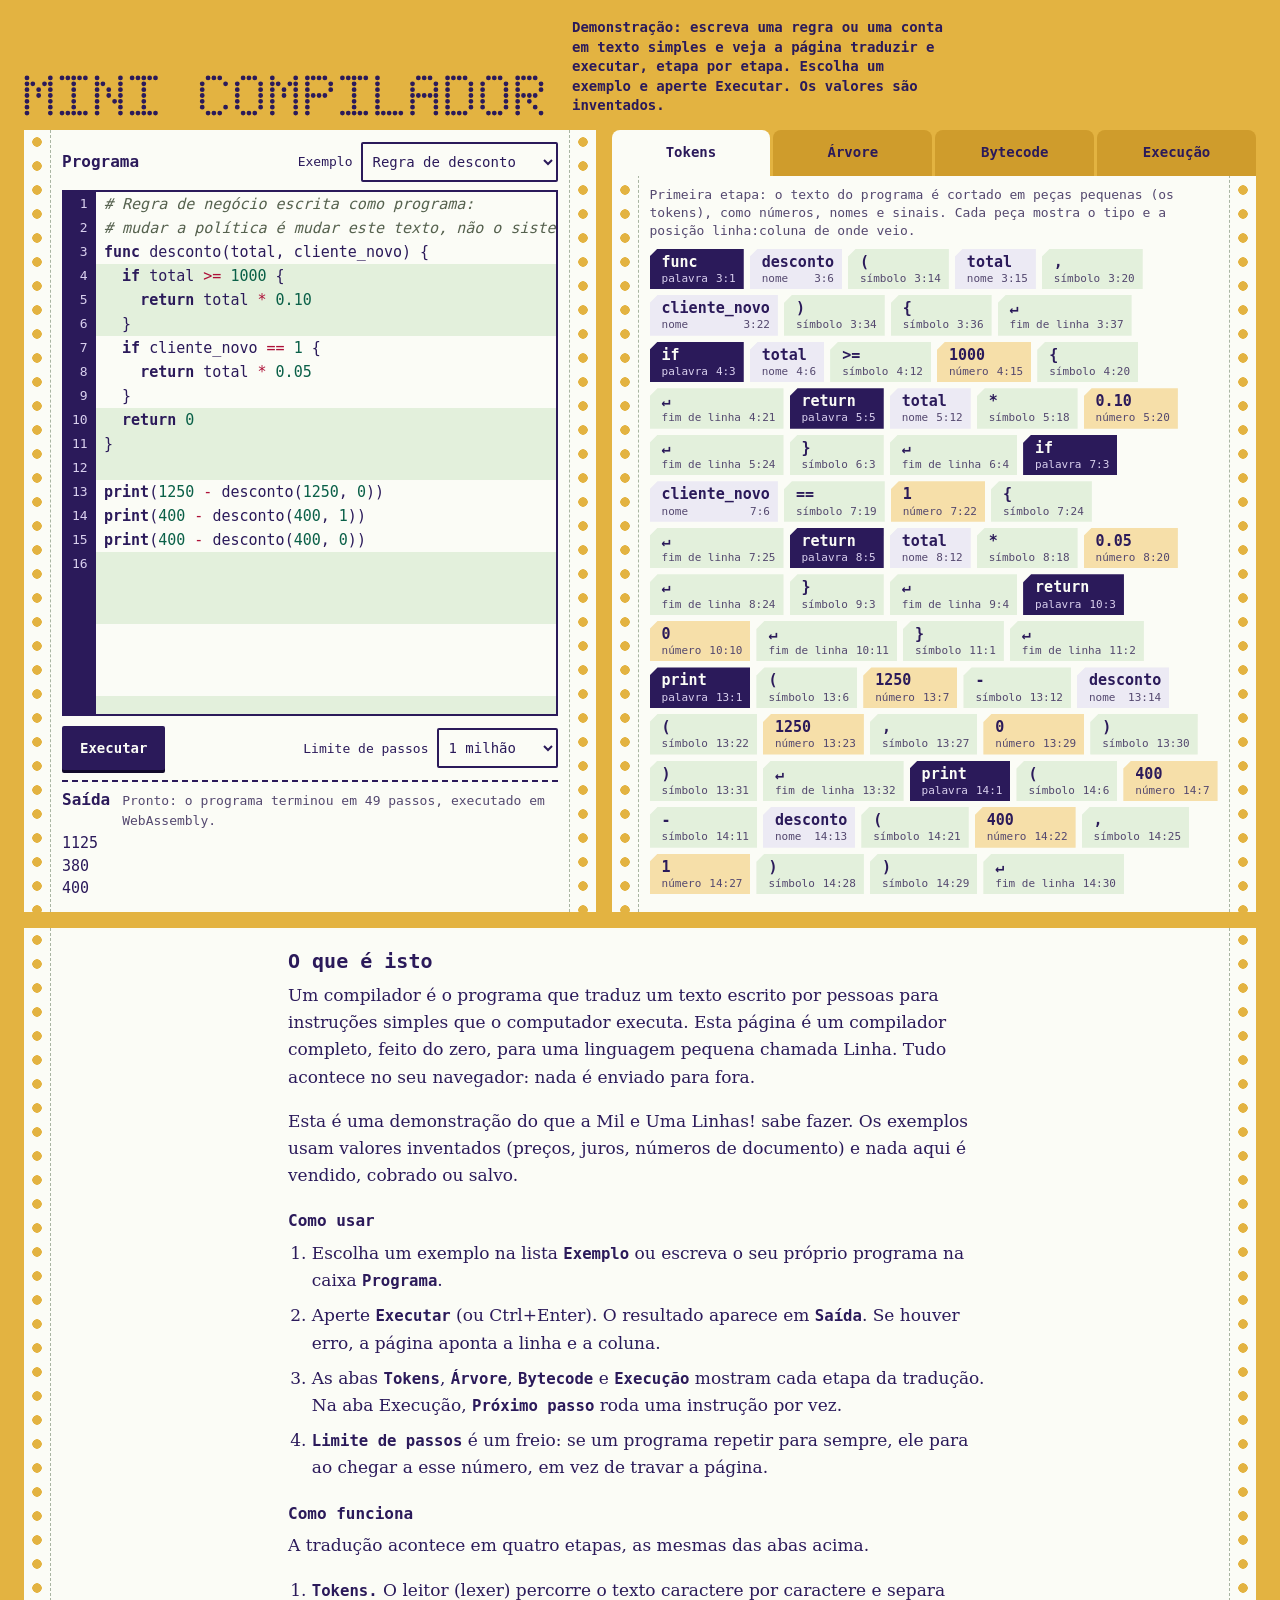
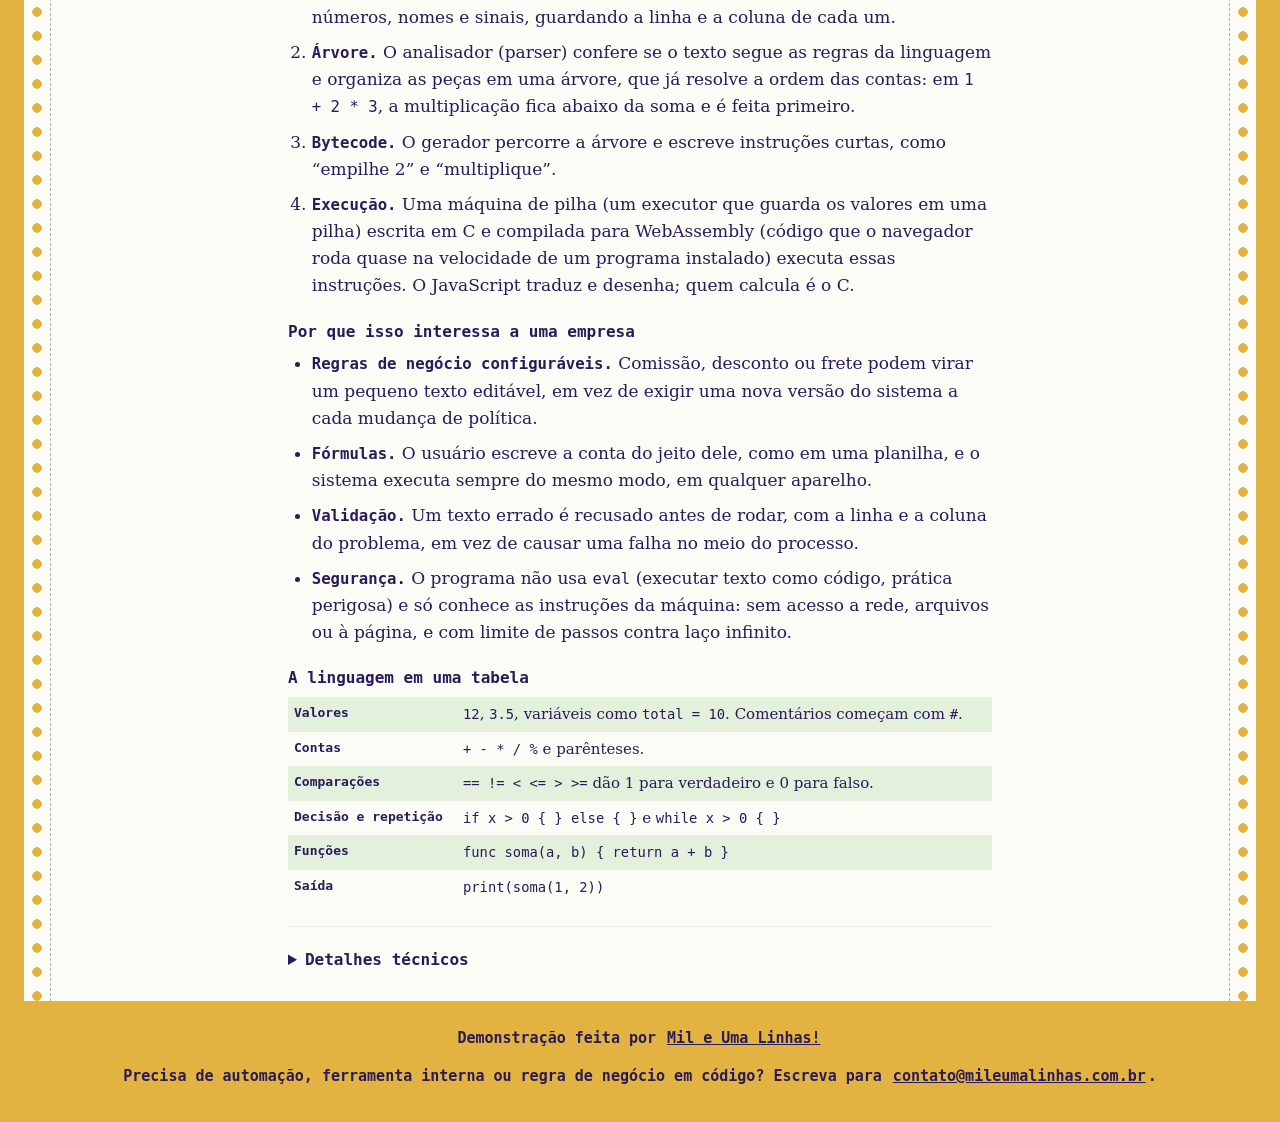
<file: index.html>
<!doctype html>
<html lang="pt-BR">
<head>
<meta charset="utf-8">
<meta name="viewport" content="width=device-width, initial-scale=1">
<meta http-equiv="Content-Security-Policy" content="default-src 'none'; script-src 'self' 'wasm-unsafe-eval'; style-src 'self'; img-src 'self'; connect-src 'self'; base-uri 'none'; form-action 'none'">
<meta name="referrer" content="no-referrer">
<title>Mini Compilador: uma linguagem do código à máquina, no navegador</title>
<meta name="description" content="Demonstração de um compilador feito do zero: escreva uma regra ou uma conta em texto simples e veja o navegador transformá-la em instruções e executá-la, passo a passo.">
<link rel="canonical" href="https://toshiro01001.github.io/Compilador-Python_-Calculadora/">
<meta name="theme-color" content="#e3b341">
<meta property="og:type" content="website">
<meta property="og:locale" content="pt_BR">
<meta property="og:title" content="Mini Compilador: linguagem própria rodando no navegador">
<meta property="og:description" content="Escreva um programa e veja tokens, árvore, bytecode e execução em WebAssembly feito em C.">
<meta property="og:url" content="https://toshiro01001.github.io/Compilador-Python_-Calculadora/">
<meta property="og:image" content="https://toshiro01001.github.io/Compilador-Python_-Calculadora/og.png">
<meta name="twitter:card" content="summary_large_image">
<link rel="icon" href="playground/icone.svg" type="image/svg+xml">
<link rel="stylesheet" href="playground/estilo.css">
<script type="module" src="playground/app.mjs"></script>
</head>
<body>
<header class="topo">
  <h1><img src="playground/titulo.svg" alt="Mini compilador" width="89" height="7"></h1>
  <p>Demonstração: escreva uma regra ou uma conta em texto simples e veja a página traduzir e executar, etapa por etapa. Escolha um exemplo e aperte Executar. Os valores são inventados.</p>
</header>

<main class="mesa">
  <section class="folha folha-programa" aria-labelledby="t-programa">
    <div class="barra">
      <h2 id="t-programa">Programa</h2>
      <label class="campo">Exemplo
        <select id="exemplos"></select>
      </label>
    </div>
    <div class="editor">
      <div class="margem-janela" aria-hidden="true"><div id="margem" class="margem"></div></div>
      <div class="area-codigo">
        <div id="camada" class="camada" aria-hidden="true"></div>
        <textarea id="codigo" aria-label="Código do programa" spellcheck="false" autocapitalize="off" autocomplete="off" autocorrect="off" wrap="off" maxlength="20000"></textarea>
      </div>
    </div>
    <div class="acoes">
      <button id="executar" class="botao botao-forte" type="button">Executar</button>
      <label class="campo">Limite de passos
        <select id="limite">
          <option value="10000">10 mil</option>
          <option value="1000000" selected>1 milhão</option>
          <option value="20000000">20 milhões</option>
        </select>
      </label>
    </div>
    <div class="area-saida">
      <h2 id="t-saida">Saída</h2>
      <p id="resumo" class="resumo" role="status"></p>
      <pre id="erro" class="erro" role="alert" hidden></pre>
      <pre id="saida" class="saida" aria-labelledby="t-saida" tabindex="0"></pre>
    </div>
  </section>

  <section class="folha folha-etapas" aria-label="Etapas da compilação">
    <div class="abas" role="tablist" aria-label="Etapas">
      <button id="aba-tokens" class="aba" role="tab" type="button" aria-selected="true" aria-controls="painel-tokens">Tokens</button>
      <button id="aba-arvore" class="aba" role="tab" type="button" aria-selected="false" aria-controls="painel-arvore" tabindex="-1">Árvore</button>
      <button id="aba-bytecode" class="aba" role="tab" type="button" aria-selected="false" aria-controls="painel-bytecode" tabindex="-1">Bytecode</button>
      <button id="aba-execucao" class="aba" role="tab" type="button" aria-selected="false" aria-controls="painel-execucao" tabindex="-1">Execução</button>
    </div>

    <div id="painel-tokens" class="painel" role="tabpanel" aria-labelledby="aba-tokens">
      <p class="legenda">Primeira etapa: o texto do programa é cortado em peças pequenas (os tokens), como números, nomes e sinais. Cada peça mostra o tipo e a posição linha:coluna de onde veio.</p>
      <div id="painel-tokens-corpo" class="rolavel" tabindex="0"></div>
    </div>

    <div id="painel-arvore" class="painel" role="tabpanel" aria-labelledby="aba-arvore" hidden>
      <p class="legenda">Segunda etapa: as peças são organizadas em uma árvore (a árvore sintática), que mostra a ordem das contas: quem está mais abaixo é calculado primeiro. Arraste o desenho para ver o restante.</p>
      <div id="painel-arvore-corpo" class="rolavel rolavel-arvore" tabindex="0"></div>
    </div>

    <div id="painel-bytecode" class="painel" role="tabpanel" aria-labelledby="aba-bytecode" hidden>
      <p class="legenda">Terceira etapa: a árvore vira uma lista de instruções curtas para a máquina (o bytecode), na ordem em que serão executadas. A coluna Linha diz de que linha do seu programa cada instrução veio.</p>
      <div id="painel-bytecode-corpo" class="rolavel" tabindex="0"></div>
    </div>

    <div id="painel-execucao" class="painel" role="tabpanel" aria-labelledby="aba-execucao" hidden>
      <p class="legenda">Quarta etapa: a máquina executa as instruções. Aperte Próximo passo para ver uma instrução por vez, com a pilha de valores, as variáveis e a linha do programa que está rodando.</p>
      <div class="controles">
        <button id="passo" class="botao botao-forte" type="button">Próximo passo</button>
        <button id="ate-o-fim" class="botao" type="button">Até o fim</button>
        <button id="reiniciar" class="botao" type="button">Recomeçar</button>
      </div>
      <div id="execucao-aviso"></div>
      <div class="rolavel execucao-corpo" tabindex="0">
        <div class="situacao">
          <p id="contador" class="contador"></p>
          <p id="instrucao" class="instrucao"></p>
          <p id="linha-atual" class="linha-atual"></p>
        </div>
        <div class="colunas-maquina">
          <div>
            <h3>Pilha, com o topo em cima</h3>
            <ol id="pilha" class="pilha"></ol>
          </div>
          <div>
            <h3>Variáveis globais</h3>
            <ul id="globais" class="cartoes"></ul>
            <h3>Saída até aqui</h3>
            <pre id="saida-passos" class="saida saida-curta"></pre>
          </div>
        </div>
      </div>
    </div>
  </section>
</main>

<section class="folha folha-texto" aria-labelledby="t-como">
  <h2 id="t-como">O que é isto</h2>
  <p>Um compilador é o programa que traduz um texto escrito por pessoas para instruções simples que o computador executa. Esta página é um compilador completo, feito do zero, para uma linguagem pequena chamada Linha. Tudo acontece no seu navegador: nada é enviado para fora.</p>
  <p>Esta é uma demonstração do que a Mil e Uma Linhas! sabe fazer. Os exemplos usam valores inventados (preços, juros, números de documento) e nada aqui é vendido, cobrado ou salvo.</p>

  <h3>Como usar</h3>
  <ol class="etapas">
    <li>Escolha um exemplo na lista <strong>Exemplo</strong> ou escreva o seu próprio programa na caixa <strong>Programa</strong>.</li>
    <li>Aperte <strong>Executar</strong> (ou Ctrl+Enter). O resultado aparece em <strong>Saída</strong>. Se houver erro, a página aponta a linha e a coluna.</li>
    <li>As abas <strong>Tokens</strong>, <strong>Árvore</strong>, <strong>Bytecode</strong> e <strong>Execução</strong> mostram cada etapa da tradução. Na aba Execução, <strong>Próximo passo</strong> roda uma instrução por vez.</li>
    <li><strong>Limite de passos</strong> é um freio: se um programa repetir para sempre, ele para ao chegar a esse número, em vez de travar a página.</li>
  </ol>

  <h3>Como funciona</h3>
  <p>A tradução acontece em quatro etapas, as mesmas das abas acima.</p>
  <ol class="etapas">
    <li><strong>Tokens.</strong> O leitor (lexer) percorre o texto caractere por caractere e separa números, nomes e sinais, guardando a linha e a coluna de cada um.</li>
    <li><strong>Árvore.</strong> O analisador (parser) confere se o texto segue as regras da linguagem e organiza as peças em uma árvore, que já resolve a ordem das contas: em <code>1 + 2 * 3</code>, a multiplicação fica abaixo da soma e é feita primeiro.</li>
    <li><strong>Bytecode.</strong> O gerador percorre a árvore e escreve instruções curtas, como “empilhe 2” e “multiplique”.</li>
    <li><strong>Execução.</strong> Uma máquina de pilha (um executor que guarda os valores em uma pilha) escrita em C e compilada para WebAssembly (código que o navegador roda quase na velocidade de um programa instalado) executa essas instruções. O JavaScript traduz e desenha; quem calcula é o C.</li>
  </ol>

  <h3>Por que isso interessa a uma empresa</h3>
  <ul class="motivos">
    <li><strong>Regras de negócio configuráveis.</strong> Comissão, desconto ou frete podem virar um pequeno texto editável, em vez de exigir uma nova versão do sistema a cada mudança de política.</li>
    <li><strong>Fórmulas.</strong> O usuário escreve a conta do jeito dele, como em uma planilha, e o sistema executa sempre do mesmo modo, em qualquer aparelho.</li>
    <li><strong>Validação.</strong> Um texto errado é recusado antes de rodar, com a linha e a coluna do problema, em vez de causar uma falha no meio do processo.</li>
    <li><strong>Segurança.</strong> O programa não usa <code>eval</code> (executar texto como código, prática perigosa) e só conhece as instruções da máquina: sem acesso a rede, arquivos ou à página, e com limite de passos contra laço infinito.</li>
  </ul>

  <h3>A linguagem em uma tabela</h3>
  <div class="rolavel-tabela" tabindex="0">
    <table class="referencia">
      <tbody>
        <tr><th scope="row">Valores</th><td><code>12</code>, <code>3.5</code>, variáveis como <code>total = 10</code>. Comentários começam com <code>#</code>.</td></tr>
        <tr><th scope="row">Contas</th><td><code>+ - * / %</code> e parênteses.</td></tr>
        <tr><th scope="row">Comparações</th><td><code>== != &lt; &lt;= &gt; &gt;=</code> dão 1 para verdadeiro e 0 para falso.</td></tr>
        <tr><th scope="row">Decisão e repetição</th><td><code>if x &gt; 0 { } else { }</code> e <code>while x &gt; 0 { }</code></td></tr>
        <tr><th scope="row">Funções</th><td><code>func soma(a, b) { return a + b }</code></td></tr>
        <tr><th scope="row">Saída</th><td><code>print(soma(1, 2))</code></td></tr>
      </tbody>
    </table>
  </div>

  <details class="detalhes">
    <summary>Detalhes técnicos</summary>
    <ul class="motivos">
      <li><strong>Três implementações.</strong> O compilador (lexer, parser e gerador de bytecode) existe em Python e em JavaScript; a máquina de pilha existe em Python e em C11 sem libc, compilada para WebAssembly com <code>clang --target=wasm32</code>. Os dois compiladores geram exatamente os mesmos bytes.</li>
      <li><strong>Bytecode.</strong> Formato binário único, com tabela de linhas e colunas para apontar erros de execução no código-fonte. O layout está em <code>linha/bytecode.py</code>.</li>
      <li><strong>Segurança.</strong> O módulo WebAssembly não tem nenhuma importação: não enxerga rede, arquivos nem a página. Nada do que você digita passa por <code>eval</code> ou <code>innerHTML</code>. A página tem CSP (política de segurança de conteúdo) sem <code>unsafe-inline</code> e sem terceiros.</li>
      <li><strong>Testes.</strong> Testes de unidade em Python, teste cruzado que exige a mesma saída, o mesmo erro e a mesma contagem de passos nas máquinas em Python, C nativo e WebAssembly, teste com bytecode corrompido, executável em C com AddressSanitizer e UBSan, e teste do playground em computador e celular com Playwright.</li>
      <li><strong>Código.</strong> Tudo está aberto no <a href="https://github.com/Toshiro01001/Compilador-Python_-Calculadora" rel="noopener">repositório no GitHub</a>, com instruções de uso pela linha de comando no README.</li>
    </ul>
  </details>
</section>

<footer class="rodape">
  <p>Demonstração feita por <a href="https://mileumalinhas.com.br" rel="noopener">Mil e Uma Linhas!</a></p>
  <p>Precisa de automação, ferramenta interna ou regra de negócio em código? Escreva para <a href="mailto:contato@mileumalinhas.com.br">contato@mileumalinhas.com.br</a>.</p>
</footer>
</body>
</html>
</file>
<file: playground/estilo.css>
/* Formulário contínuo sobre a mesa: faixas verdes, furos de tração, tinta de fita
   violeta e cartões manila. Um programa de computador como ele já foi impresso. */
:root {
  color-scheme: light;
  --mesa: #e3b341;
  --mesa-funda: #cf9c2c;
  --tinta: #2b1a5a;
  --tinta-suave: #54486f;
  --papel: #fbfcf6;
  --faixa: #e3f0dc;
  --cartao: #f6dfa9;
  --cartao-local: #d9d0ee;
  --carmim: #ad1038;
  --musgo: #0a6048;
  --marca: #fff04a;
  --mono: ui-monospace, "Cascadia Mono", "Segoe UI Mono", "SF Mono", Menlo, Consolas, "DejaVu Sans Mono", "Liberation Mono", monospace;
  --texto: Charter, "Bitstream Charter", "Sitka Text", Cambria, "Noto Serif", "DejaVu Serif", Georgia, serif;
  --linha: 24px;
  --furo-largura: 26px;
  --furo-raio: 4.5px;
}

* { box-sizing: border-box; }
[hidden] { display: none !important; }

html { -webkit-text-size-adjust: 100%; }

body {
  margin: 0;
  background: var(--mesa);
  color: var(--tinta);
  font: 16px/1.5 var(--mono);
  overflow-x: hidden;
}

:focus-visible {
  outline: 3px solid var(--carmim);
  outline-offset: 2px;
}

a { color: inherit; }
code { font-family: var(--mono); font-size: .92em; }

.topo {
  display: flex;
  align-items: flex-end;
  gap: 12px 28px;
  flex-wrap: wrap;
  padding: 18px 24px 14px;
}
.topo h1 { margin: 0; line-height: 0; }
.topo img { display: block; width: min(520px, 100%); height: auto; aspect-ratio: 89 / 7; }
.topo h1 { flex: 0 1 520px; min-width: 0; }
.topo p { margin: 0; font-size: 14px; line-height: 1.4; max-width: 44ch; font-weight: 600; }

.mesa {
  display: grid;
  grid-template-columns: minmax(0, 47fr) minmax(0, 53fr);
  gap: 16px;
  padding: 0 24px;
}

/* A folha: faixas laterais com furos de tração, destacáveis pela linha tracejada. */
.folha {
  position: relative;
  min-width: 0;
  background: var(--papel);
  padding: 12px calc(var(--furo-largura) + 12px);
}
.folha::before, .folha::after {
  content: "";
  position: absolute;
  top: 0;
  bottom: 0;
  width: var(--furo-largura);
  background-image: radial-gradient(circle at center, var(--mesa) var(--furo-raio), transparent calc(var(--furo-raio) + .5px));
  background-size: 100% var(--linha);
}
.folha::before { left: 0; border-right: 1px dashed #a9b5a2; }
.folha::after { right: 0; border-left: 1px dashed #a9b5a2; }

.folha-programa, .folha-etapas {
  display: flex;
  flex-direction: column;
  height: max(590px, calc(100vh - 118px));
}

h2, h3 { margin: 0; font-family: var(--mono); }
h2 { font-size: 16px; line-height: 1.3; }
h3 { font-size: 14px; line-height: 1.3; }

.barra, .acoes {
  display: flex;
  justify-content: space-between;
  align-items: center;
  gap: 8px 14px;
  flex-wrap: wrap;
}
.barra { margin-bottom: 8px; }
.acoes { margin: 10px 0; }

.campo { display: inline-flex; align-items: center; gap: 8px; font-size: 13px; }
select {
  font: inherit;
  font-size: 14px;
  color: var(--tinta);
  background: var(--papel);
  border: 2px solid var(--tinta);
  border-radius: 2px;
  min-height: 40px;
  padding: 4px 6px;
  max-width: 100%;
}

.botao {
  font: inherit;
  font-size: 14px;
  font-weight: 700;
  min-height: 44px;
  padding: 8px 16px;
  color: var(--tinta);
  background: var(--papel);
  border: 2px solid var(--tinta);
  border-radius: 2px;
  box-shadow: 0 3px 0 var(--tinta);
  cursor: pointer;
}
.botao:active:not(:disabled) { transform: translateY(3px); box-shadow: none; }
.botao:disabled { opacity: .45; box-shadow: none; cursor: not-allowed; }
.botao-forte { background: var(--tinta); color: var(--papel); box-shadow: 0 3px 0 #120a2b; }

/* Editor */
.editor {
  display: flex;
  flex: 1 1 auto;
  min-height: 230px;
  overflow: hidden;
  border: 2px solid var(--tinta);
  font-size: 15px;
  line-height: var(--linha);
  background: var(--papel);
}
.margem-janela {
  flex: none;
  overflow: hidden;
  background: var(--tinta);
  color: #d9d0ee;
}
.margem {
  --digitos: 2;
  min-width: calc(var(--digitos) * 1ch + 16px);
  padding: 0 8px;
  text-align: right;
  font-size: 13px;
}
.margem .numero-erro { background: var(--carmim); color: #fff; margin: 0 -8px; padding: 0 8px; }
.area-codigo { position: relative; flex: 1 1 auto; min-width: 0; overflow: hidden; }
.camada {
  position: absolute;
  top: 0;
  left: 0;
  min-width: 100%;
  width: max-content;
  min-height: 100%;
  white-space: pre;
  background: repeating-linear-gradient(var(--papel) 0 calc(var(--linha) * 3), var(--faixa) calc(var(--linha) * 3) calc(var(--linha) * 6));
  will-change: transform;
}
.linha { min-height: var(--linha); padding: 0 24px 0 8px; }
.linha.marcada { background: var(--marca); }
textarea {
  position: absolute;
  inset: 0;
  width: 100%;
  height: 100%;
  margin: 0;
  padding: 0 24px 0 8px;
  border: 0;
  resize: none;
  background: transparent;
  color: transparent;
  caret-color: var(--tinta);
  font: inherit;
  line-height: inherit;
  white-space: pre;
  overflow: auto;
  outline: none;
}
.editor:focus-within { outline: 3px solid var(--carmim); outline-offset: 2px; }
textarea::selection { background: rgb(43 26 90 / .25); color: transparent; }

.t-palavra { font-weight: 700; }
.t-numero { color: var(--musgo); }
.t-operador { color: var(--carmim); }
.t-comentario { color: #55614e; font-style: italic; }
.t-erro {
  background: var(--carmim);
  color: #fff;
  font-weight: 700;
}

/* Saída: o que a máquina imprimiu */
.area-saida {
  display: grid;
  grid-template-columns: auto 1fr;
  gap: 2px 12px;
  align-items: baseline;
  border-top: 2px dashed var(--tinta);
  padding-top: 8px;
}
.resumo { margin: 0; font-size: 13px; color: var(--tinta-suave); }
.erro, .saida { grid-column: 1 / -1; margin: 0; font: inherit; }
.erro {
  font-size: 14px;
  line-height: 1.45;
  color: var(--carmim);
  font-weight: 700;
  white-space: pre-wrap;
  overflow-wrap: anywhere;
  border-left: 5px solid var(--carmim);
  padding: 2px 0 2px 10px;
  margin: 4px 0;
}
.saida {
  font-size: 15px;
  line-height: 1.5;
  min-height: 3em;
  max-height: 7.6em;
  overflow: auto;
}
.saida-curta { min-height: 1.5em; max-height: 9em; }

/* Abas como marcadores de pasta presos ao topo da folha */
.folha-etapas { padding-top: 0; }
.abas {
  display: grid;
  grid-template-columns: repeat(4, minmax(0, 1fr));
  margin: 0 calc(var(--furo-largura) * -1 - 12px) 10px;
  background: var(--mesa);
  gap: 3px;
  position: relative;
  z-index: 1;
}
.aba {
  font: inherit;
  font-size: 14px;
  font-weight: 700;
  min-height: 46px;
  padding: 4px 2px;
  color: var(--tinta);
  background: var(--mesa-funda);
  border: 0;
  border-radius: 8px 8px 0 0;
  cursor: pointer;
}
.aba[aria-selected="true"] { background: var(--papel); }
.aba:focus-visible { outline-offset: -4px; }

.painel { display: flex; flex-direction: column; flex: 1 1 auto; min-height: 0; }
.legenda { margin: 0 0 8px; font-size: 13px; line-height: 1.4; color: var(--tinta-suave); }
.rolavel { flex: 1 1 auto; min-height: 0; overflow: auto; }
.aviso { margin: 8px 0; font-size: 14px; line-height: 1.45; list-style: none; }

/* Tokens: fichas com o canto cortado */
.fita { display: flex; flex-wrap: wrap; gap: 6px; list-style: none; margin: 0; padding: 0 0 6px; }
.ficha {
  display: grid;
  grid-template-columns: auto auto;
  column-gap: 8px;
  padding: 3px 8px 3px 12px;
  min-width: 58px;
  background: var(--faixa);
  clip-path: polygon(8px 0, 100% 0, 100% 100%, 0 100%, 0 8px);
}
.ficha-valor { grid-column: 1 / -1; font-size: 15px; font-weight: 700; line-height: 1.35; }
.ficha-tipo, .ficha-pos { font-size: 11px; line-height: 1.3; color: var(--tinta-suave); }
.ficha-pos { text-align: right; }
.ficha-palavra { background: var(--tinta); color: var(--papel); }
.ficha-palavra .ficha-tipo, .ficha-palavra .ficha-pos { color: #d9d0ee; }
.ficha-numero { background: var(--cartao); }
.ficha-nome { background: #eceaf4; }

/* Árvore */
.rolavel-arvore svg { display: block; }
.aresta { fill: none; stroke: var(--tinta); stroke-width: 1.5; }
.no rect { stroke: var(--tinta); stroke-width: 1.5; fill: var(--papel); }
.no text { font: 700 14px var(--mono); fill: var(--tinta); }
.no-instr rect, .no-func rect { fill: var(--tinta); }
.no-instr text, .no-func text { fill: var(--papel); }
.no-func rect { fill: var(--musgo); stroke: var(--musgo); }
.no-grupo rect { fill: var(--papel); stroke-dasharray: 3 3; }
.no-grupo text { font-weight: 400; font-size: 13px; }
.no-folha-num rect { fill: var(--cartao); }
.no-folha-var rect { fill: #eceaf4; }
.no-expr rect { fill: var(--faixa); }

/* Bytecode: listagem em faixas de três linhas, como no papel */
.resumo-bytecode { margin: 0 0 6px; font-size: 13px; line-height: 1.4; color: var(--tinta-suave); }
.listagem { border-collapse: collapse; width: 100%; font-size: 13px; line-height: 20px; }
.listagem th {
  position: sticky;
  top: 0;
  background: var(--tinta);
  color: var(--papel);
  text-align: left;
  font-weight: 700;
  padding: 2px 6px;
}
.listagem td { padding: 0 6px; white-space: nowrap; }
.listagem tbody tr:nth-child(6n+4), .listagem tbody tr:nth-child(6n+5), .listagem tbody tr:nth-child(6n) { background: var(--faixa); }
.listagem tbody tr.atual { background: var(--marca); }
.mnemonico { font-weight: 700; }
.nota { max-width: 16ch; overflow: hidden; text-overflow: ellipsis; color: var(--musgo); }

/* Execução: a pilha como um maço de cartões perfurados */
.controles { display: flex; flex-wrap: wrap; gap: 10px; margin-bottom: 8px; padding-bottom: 3px; }
.sem-programa .execucao-corpo { display: none; }
.situacao { margin-bottom: 10px; }
.situacao p { margin: 0; line-height: 1.4; }
.contador { font-size: 13px; color: var(--tinta-suave); }
.instrucao { font-size: 15px; font-weight: 700; overflow-wrap: anywhere; }
.linha-atual {
  font-size: 14px;
  background: var(--marca);
  padding: 0 6px;
  margin-top: 4px !important;
  white-space: pre-wrap;
  overflow-wrap: anywhere;
}
.colunas-maquina { display: grid; grid-template-columns: minmax(0, 1.1fr) minmax(0, 1fr); gap: 16px; }
.colunas-maquina h3 { margin: 10px 0 6px; font-size: 13px; }
.colunas-maquina > div > h3:first-child { margin-top: 0; }
.pilha, .cartoes { list-style: none; margin: 0; padding: 0; }
.quadro + .quadro { margin-top: 10px; border-top: 2px dashed var(--tinta); padding-top: 6px; }
.quadro-titulo { margin: 0 0 4px; font-size: 13px; color: var(--tinta-suave); }
.cartao {
  display: flex;
  justify-content: space-between;
  gap: 10px;
  padding: 3px 10px 3px 16px;
  margin-bottom: 3px;
  background: var(--cartao);
  clip-path: polygon(11px 0, 100% 0, 100% 100%, 0 100%, 0 11px);
  font-size: 15px;
  line-height: 1.5;
}
.cartao-rotulo { font-size: 13px; overflow-wrap: anywhere; }
.cartao-valor { font-weight: 700; margin-left: auto; overflow-wrap: anywhere; }
.cartao-local { background: var(--cartao-local); }
.cartao-global { background: var(--faixa); }
.vazio { font-size: 13px; line-height: 1.4; color: var(--tinta-suave); }

/* Texto explicativo */
.folha-texto { margin: 16px 24px 0; padding-top: 20px; padding-bottom: 20px; font-family: var(--texto); line-height: 1.6; font-size: 17px; }
.folha-texto > * { max-width: 44rem; margin-left: auto; margin-right: auto; }
.folha-texto h2 { font-size: 20px; margin-bottom: 8px; }
.folha-texto h3 { font-size: 16px; margin: 22px auto 8px; }
.folha-texto p { margin-top: 0; }
.etapas, .motivos { padding-left: 1.4em; margin-top: 0; margin-bottom: 0; }
.etapas li, .motivos li { margin-bottom: 8px; }
.folha-texto strong { font-family: var(--mono); font-size: .92em; }
.rolavel-tabela { overflow-x: auto; }
.referencia { border-collapse: collapse; width: 100%; font-size: 15px; line-height: 1.5; }
.referencia th { text-align: left; font-family: var(--mono); font-size: 13px; padding: 6px 12px 6px 6px; vertical-align: top; width: 13em; }
.referencia td { padding: 6px; }
.referencia tr:nth-child(odd) { background: var(--faixa); }
.detalhes { margin-top: 22px; border-top: 1px solid var(--faixa); padding-top: 12px; }
.detalhes summary { cursor: pointer; font-family: var(--mono); font-size: 16px; font-weight: 700; padding: 8px 0; }
.detalhes[open] summary { margin-bottom: 8px; }
.detalhes .motivos { font-size: 16px; }

.rodape { padding: 18px 24px 26px; text-align: center; font-weight: 600; font-size: 15px; }
.rodape p { margin: 0; }
.rodape a { font-weight: 700; display: inline-block; padding: 8px 2px; }

@media (max-width: 960px) {
  .mesa { grid-template-columns: minmax(0, 1fr); }
  .folha-programa, .folha-etapas { height: auto; }
  .editor { flex: none; height: 300px; }
  .saida { max-height: 12em; }
  .painel { flex: none; height: 480px; }
  .folha-etapas { padding-bottom: 14px; }
}

@media (max-width: 600px) {
  :root { --furo-largura: 14px; --furo-raio: 3px; --linha: 24px; }
  .topo { padding: 14px 16px 10px; }
  .topo h1 { flex-basis: 100%; }
  .mesa { padding: 0 16px; }
  .folha { padding-left: calc(var(--furo-largura) + 8px); padding-right: calc(var(--furo-largura) + 8px); }
  .folha-texto { margin: 16px 16px 0; font-size: 16px; }
  .abas { margin-left: calc(var(--furo-largura) * -1 - 8px); margin-right: calc(var(--furo-largura) * -1 - 8px); }
  .aba { font-size: 13px; }
  .editor { font-size: 16px; }
  .colunas-maquina { grid-template-columns: minmax(0, 1fr); }
  .rodape { padding: 14px 16px 22px; }
  .referencia th { width: 8em; }
  .listagem { font-size: 12px; }
  .listagem th, .listagem td { padding-left: 3px; padding-right: 3px; }
  .nota { max-width: 9ch; }
  .controles .botao { padding: 8px 10px; }
}

@media (max-width: 360px) {
  .abas { grid-template-columns: repeat(2, minmax(0, 1fr)); }
  .barra .campo, .acoes .campo { width: 100%; justify-content: space-between; }
}
</file>
